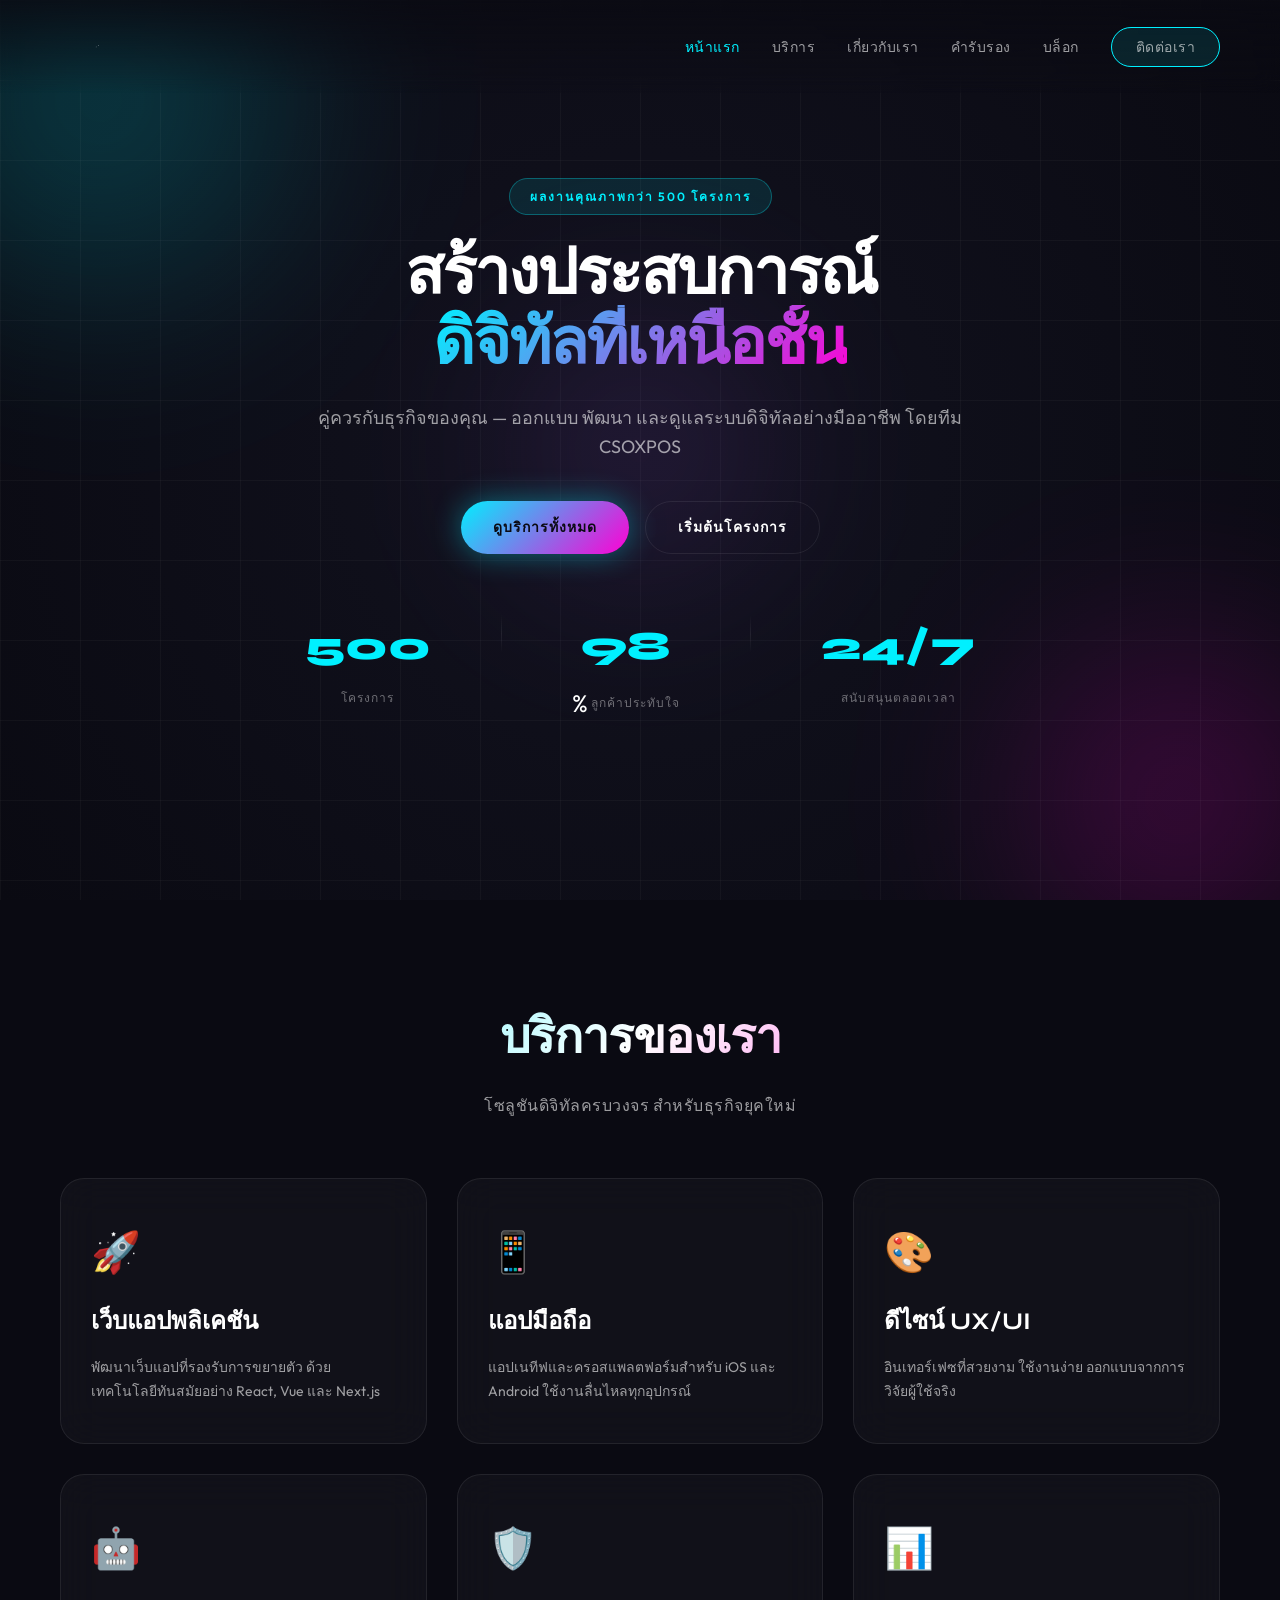
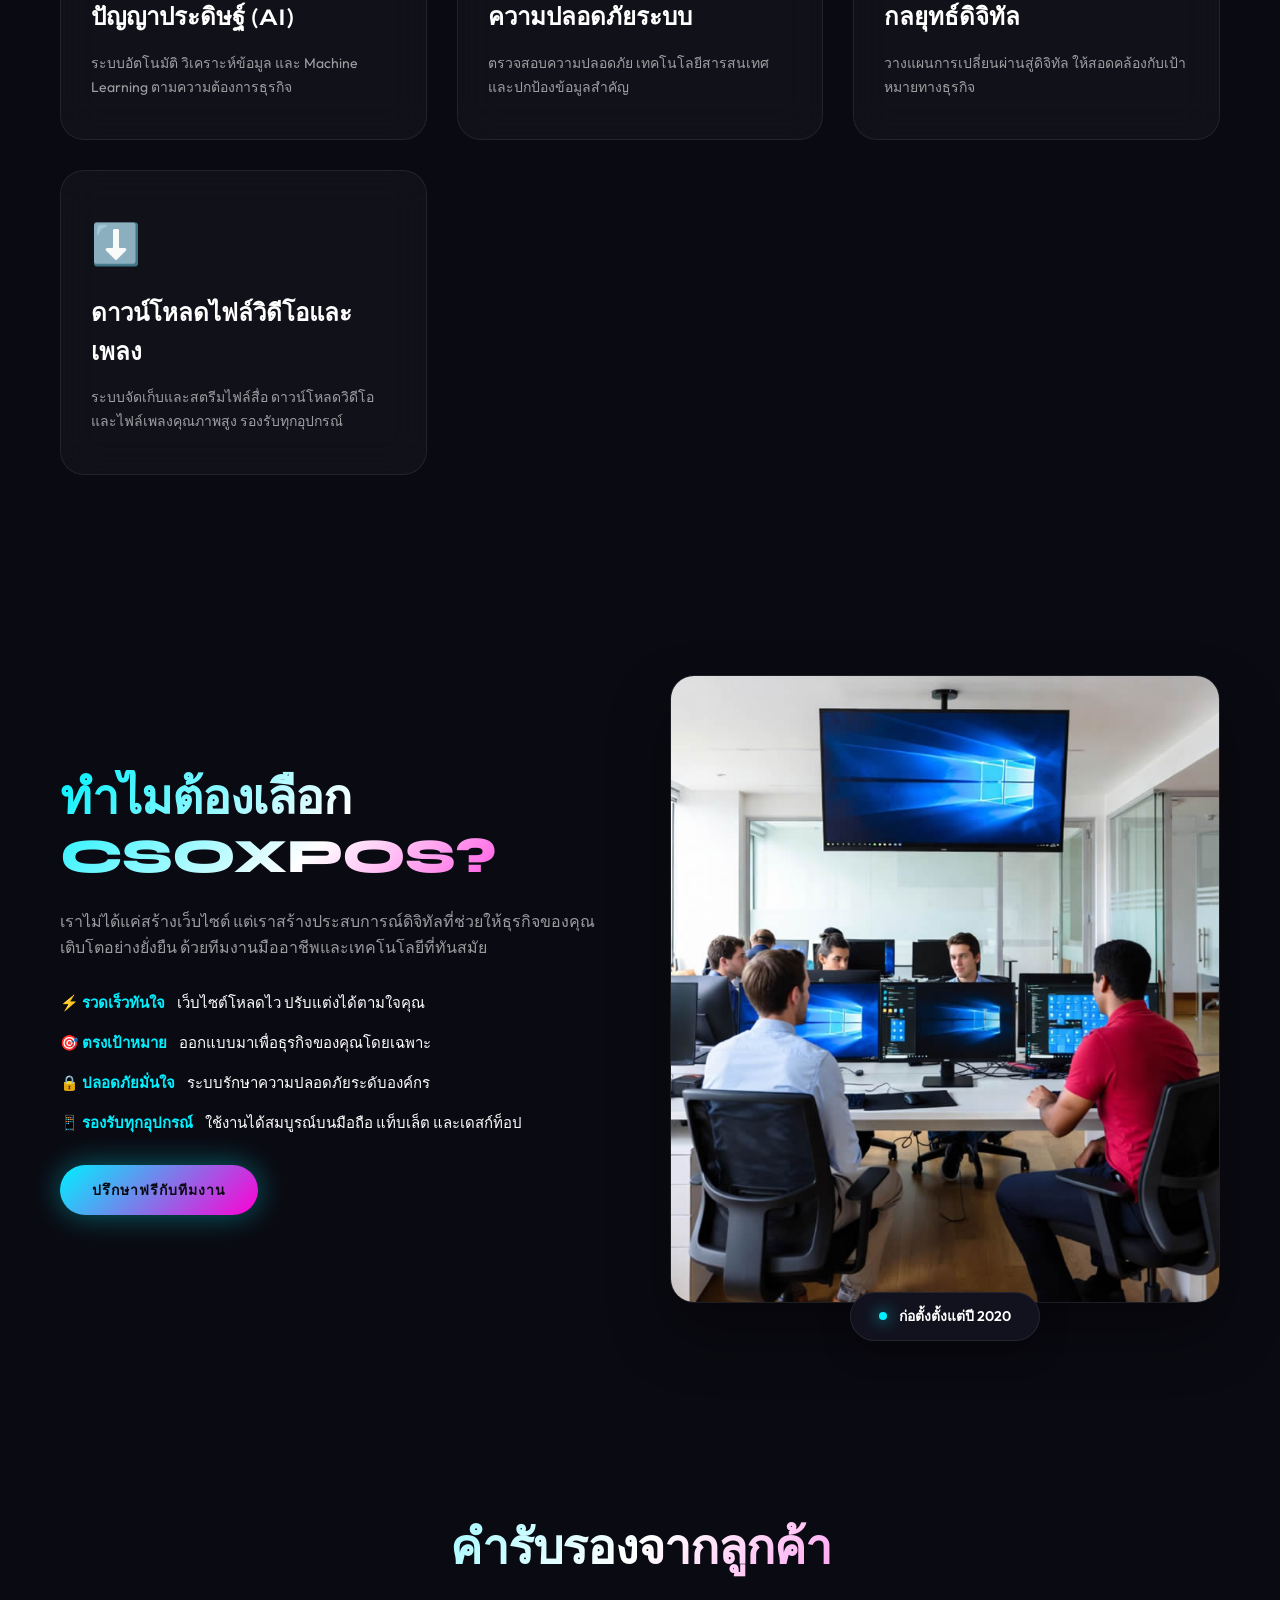
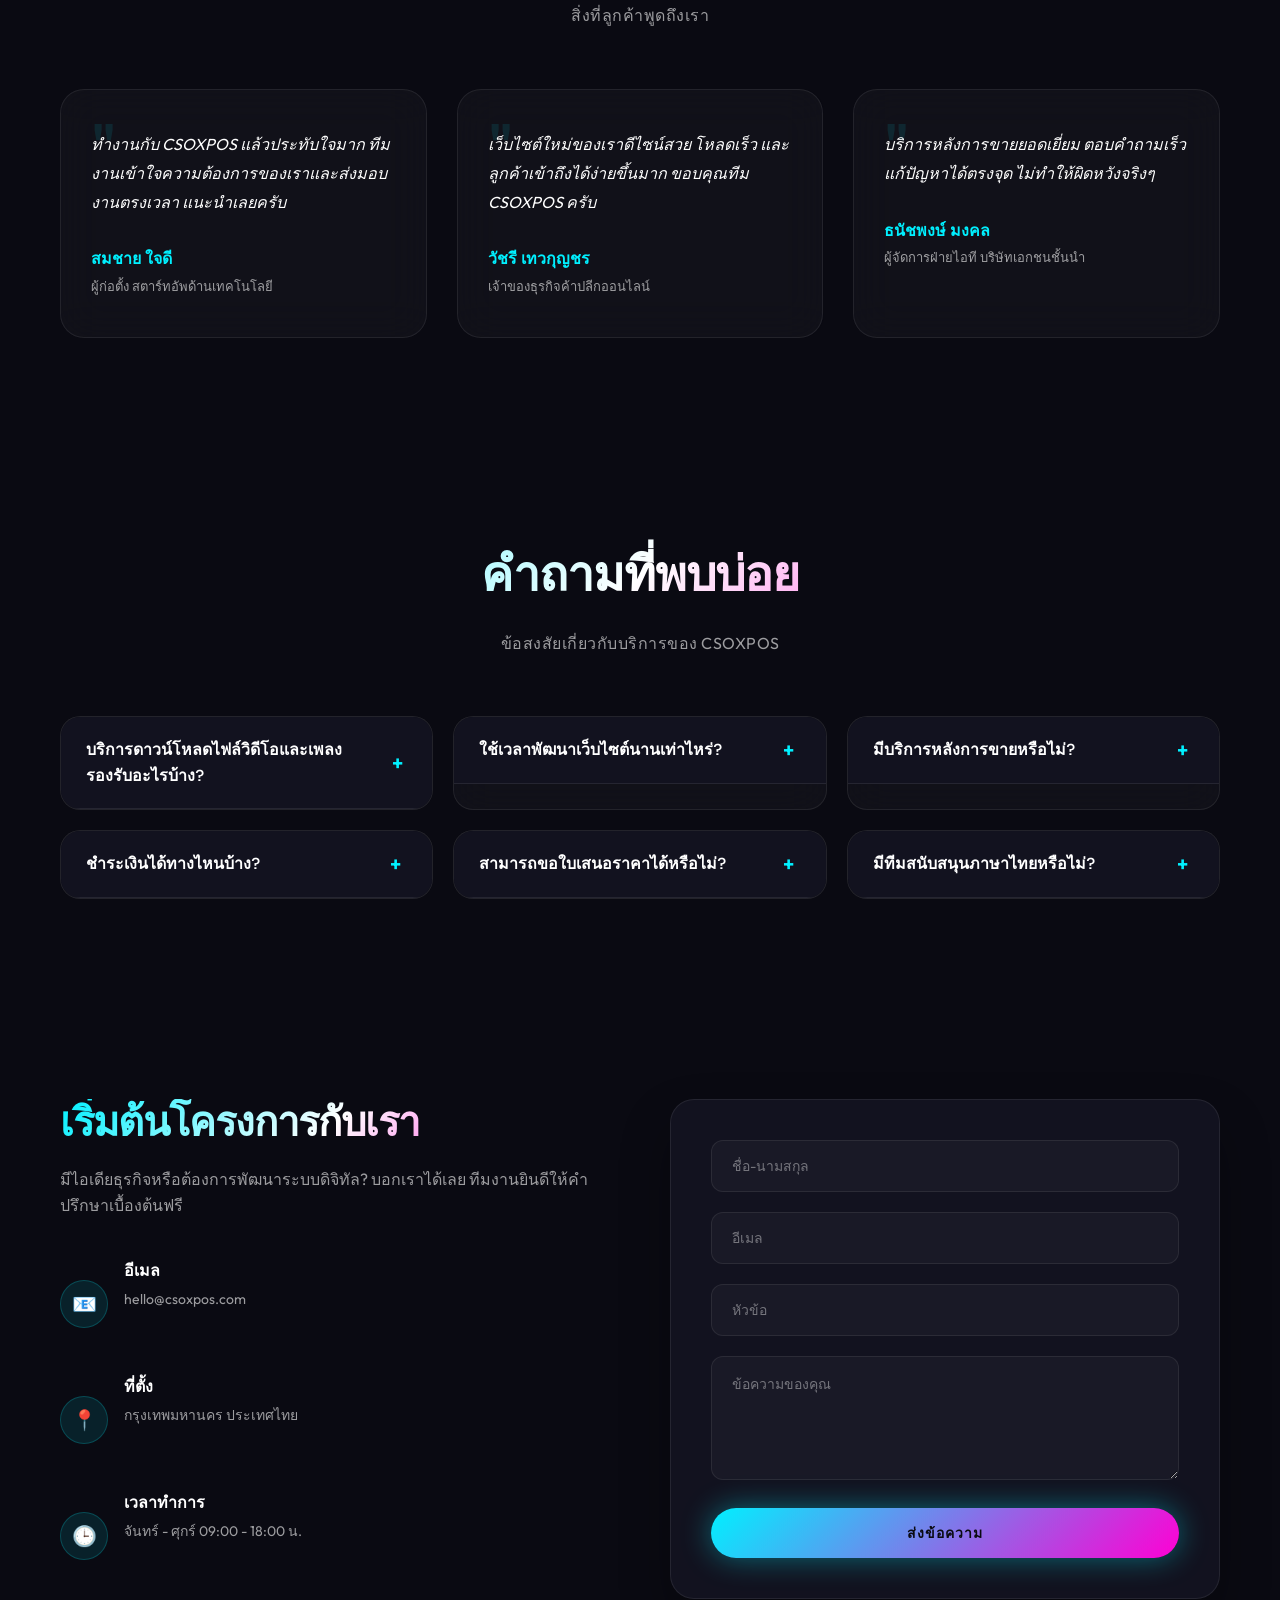
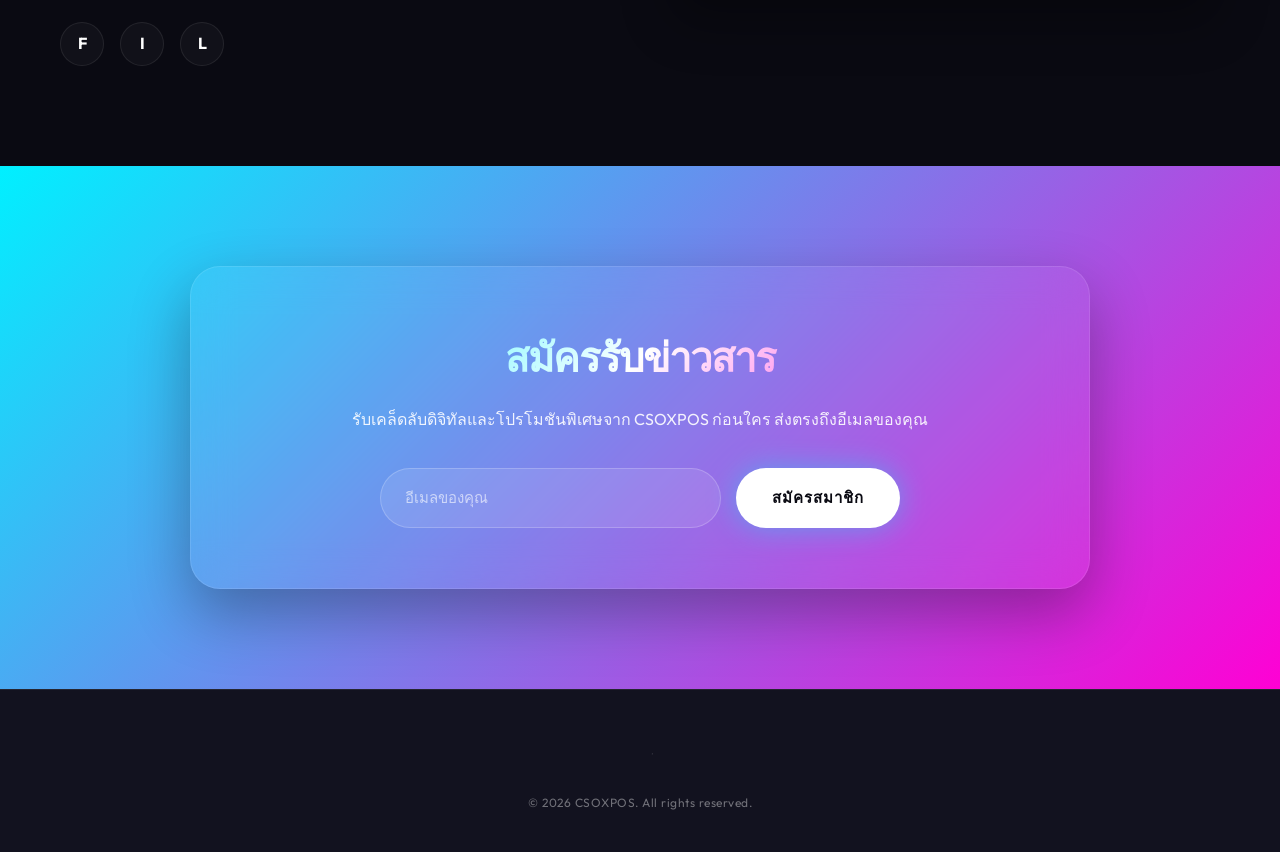
<file: index.html>
<!DOCTYPE html>
<html lang="th">
<head>
    <meta charset="UTF-8">
    <meta name="viewport" content="width=device-width, initial-scale=1.0">
    <title>CSOXPOS - Digital Excellence</title>
    <link rel="preconnect" href="https://fonts.googleapis.com">
    <link rel="preconnect" href="https://fonts.gstatic.com" crossorigin>
    <link href="https://fonts.googleapis.com/css2?family=Outfit:wght@300;400;500;600;700&family=Syne:wght@400;500;600;700;800&display=swap" rel="stylesheet">
    <link rel="stylesheet" href="templatemo-csoxpos.css">
</head>
<body>

    <!-- Navigation -->
    <nav class="navbar" id="navbar">
        <div class="container nav-container">
            <a href="#" class="logo">
                <img src="images/logo-csoxpos.svg" alt="CSOXPOS Logo">
            </a>
            <ul class="nav-links">
                <li><a href="#home">หน้าแรก</a></li>
                <li><a href="#services">บริการ</a></li>
                <li><a href="#about">เกี่ยวกับเรา</a></li>
                <li><a href="#testimonials">คำรับรอง</a></li>
                <li><a href="blog.html">บล็อก</a></li>
                <li><a href="#contact" class="nav-cta">ติดต่อเรา</a></li>
            </ul>
            <div class="menu-toggle" id="menuToggle">
                <span></span><span></span><span></span>
            </div>
        </div>
    </nav>

    <!-- Hero Section -->
    <section id="home" class="hero">
        <div class="hero-bg"></div>
        <div class="container hero-content">
            <span class="hero-badge">ผลงานคุณภาพกว่า 500 โครงการ</span>
            <h1>สร้างประสบการณ์<br><span>ดิจิทัลที่เหนือชั้น</span></h1>
            <p class="hero-subtitle">คู่ควรกับธุรกิจของคุณ — ออกแบบ พัฒนา และดูแลระบบดิจิทัลอย่างมืออาชีพ โดยทีม CSOXPOS</p>
            <div class="hero-actions">
                <a href="#services" class="btn btn-primary">ดูบริการทั้งหมด</a>
                <a href="#contact" class="btn btn-outline">เริ่มต้นโครงการ</a>
            </div>
            <div class="hero-stats">
                <div class="stat">
                    <span class="stat-value" data-target="500">0</span>
                    <span class="stat-label">โครงการ</span>
                </div>
                <div class="stat-divider"></div>
                <div class="stat">
                    <span class="stat-value" data-target="98">0</span><span class="stat-suffix">%</span>
                    <span class="stat-label">ลูกค้าประทับใจ</span>
                </div>
                <div class="stat-divider"></div>
                <div class="stat">
                    <span class="stat-value">24/7</span>
                    <span class="stat-label">สนับสนุนตลอดเวลา</span>
                </div>
            </div>
        </div>
        <div class="hero-visual">
            <div class="hero-orb orb-1"></div>
            <div class="hero-orb orb-2"></div>
            <div class="hero-orb orb-3"></div>
            <div class="hero-grid"></div>
        </div>
    </section>

    <!-- Services Section -->
    <section id="services" class="services section-padding">
        <div class="container">
            <div class="section-header text-center">
                <h2 class="section-title">บริการของเรา</h2>
                <p class="section-subtitle">โซลูชันดิจิทัลครบวงจร สำหรับธุรกิจยุคใหม่</p>
            </div>
            <div class="services-grid">
                <article class="service-card">
                    <div class="service-icon">🚀</div>
                    <h3>เว็บแอปพลิเคชัน</h3>
                    <p>พัฒนาเว็บแอปที่รองรับการขยายตัว ด้วยเทคโนโลยีทันสมัยอย่าง React, Vue และ Next.js</p>
                </article>
                <article class="service-card">
                    <div class="service-icon">📱</div>
                    <h3>แอปมือถือ</h3>
                    <p>แอปเนทีฟและครอสแพลตฟอร์มสำหรับ iOS และ Android ใช้งานลื่นไหลทุกอุปกรณ์</p>
                </article>
                <article class="service-card">
                    <div class="service-icon">🎨</div>
                    <h3>ดีไซน์ UX/UI</h3>
                    <p>อินเทอร์เฟซที่สวยงาม ใช้งานง่าย ออกแบบจากการวิจัยผู้ใช้จริง</p>
                </article>
                <article class="service-card">
                    <div class="service-icon">🤖</div>
                    <h3>ปัญญาประดิษฐ์ (AI)</h3>
                    <p>ระบบอัตโนมัติ วิเคราะห์ข้อมูล และ Machine Learning ตามความต้องการธุรกิจ</p>
                </article>
                <article class="service-card">
                    <div class="service-icon">🛡️</div>
                    <h3>ความปลอดภัยระบบ</h3>
                    <p>ตรวจสอบความปลอดภัย เทคโนโลยีสารสนเทศ และปกป้องข้อมูลสำคัญ</p>
                </article>
                <article class="service-card">
                    <div class="service-icon">📊</div>
                    <h3>กลยุทธ์ดิจิทัล</h3>
                    <p>วางแผนการเปลี่ยนผ่านสู่ดิจิทัล ให้สอดคล้องกับเป้าหมายทางธุรกิจ</p>
                </article>
                <article class="service-card">
                    <div class="service-icon">⬇️</div>
                    <h3>ดาวน์โหลดไฟล์วิดีโอและเพลง</h3>
                    <p>ระบบจัดเก็บและสตรีมไฟล์สื่อ ดาวน์โหลดวิดีโอและไฟล์เพลงคุณภาพสูง รองรับทุกอุปกรณ์</p>
                </article>
            </div>
        </div>
    </section>

    <!-- About Section -->
    <section id="about" class="about section-padding bg-dark">
        <div class="container about-grid">
            <div class="about-content">
                <h2 class="section-title">ทำไมต้องเลือก CSOXPOS?</h2>
                <p>เราไม่ได้แค่สร้างเว็บไซต์ แต่เราสร้างประสบการณ์ดิจิทัลที่ช่วยให้ธุรกิจของคุณเติบโตอย่างยั่งยืน ด้วยทีมงานมืออาชีพและเทคโนโลยีที่ทันสมัย</p>
                <ul class="feature-list">
                    <li><strong>⚡ รวดเร็วทันใจ</strong> เว็บไซต์โหลดไว ปรับแต่งได้ตามใจคุณ</li>
                    <li><strong>🎯 ตรงเป้าหมาย</strong> ออกแบบมาเพื่อธุรกิจของคุณโดยเฉพาะ</li>
                    <li><strong>🔒 ปลอดภัยมั่นใจ</strong> ระบบรักษาความปลอดภัยระดับองค์กร</li>
                    <li><strong>📱 รองรับทุกอุปกรณ์</strong> ใช้งานได้สมบูรณ์บนมือถือ แท็บเล็ต และเดสก์ท็อป</li>
                </ul>
                <a href="#contact" class="btn btn-primary">ปรึกษาฟรีกับทีมงาน</a>
            </div>
            <div class="about-visual">
                <img src="images/about-our-team.jpg" alt="ทีมงาน CSOXPOS">
                <div class="about-badge">
                    <span class="badge-dot"></span>
                    <span>ก่อตั้งตั้งแต่ปี 2020</span>
                </div>
            </div>
        </div>
    </section>

    <!-- Testimonials Section -->
    <section id="testimonials" class="testimonials section-padding">
        <div class="container">
            <div class="section-header text-center">
                <h2 class="section-title">คำรับรองจากลูกค้า</h2>
                <p class="section-subtitle">สิ่งที่ลูกค้าพูดถึงเรา</p>
            </div>
            <div class="testimonials-grid">
                <div class="testimonial-card">
                    <div class="quote-icon">"</div>
                    <p class="testimonial-text">ทำงานกับ CSOXPOS แล้วประทับใจมาก ทีมงานเข้าใจความต้องการของเราและส่งมอบงานตรงเวลา แนะนำเลยครับ</p>
                    <div class="testimonial-author">
                        <div class="author-info">
                            <h5>สมชาย ใจดี</h5>
                            <p>ผู้ก่อตั้ง สตาร์ทอัพด้านเทคโนโลยี</p>
                        </div>
                    </div>
                </div>
                <div class="testimonial-card">
                    <div class="quote-icon">"</div>
                    <p class="testimonial-text">เว็บไซต์ใหม่ของเราดีไซน์สวย โหลดเร็ว และลูกค้าเข้าถึงได้ง่ายขึ้นมาก ขอบคุณทีม CSOXPOS ครับ</p>
                    <div class="testimonial-author">
                        <div class="author-info">
                            <h5>วัชรี เทวกุญชร</h5>
                            <p>เจ้าของธุรกิจค้าปลีกออนไลน์</p>
                        </div>
                    </div>
                </div>
                <div class="testimonial-card">
                    <div class="quote-icon">"</div>
                    <p class="testimonial-text">บริการหลังการขายยอดเยี่ยม ตอบคำถามเร็ว แก้ปัญหาได้ตรงจุด ไม่ทำให้ผิดหวังจริงๆ</p>
                    <div class="testimonial-author">
                        <div class="author-info">
                            <h5>ธนัชพงษ์ มงคล</h5>
                            <p>ผู้จัดการฝ่ายไอที บริษัทเอกชนชั้นนำ</p>
                        </div>
                    </div>
                </div>
            </div>
        </div>
    </section>

    <!-- FAQ Section -->
    <section id="faq" class="faq section-padding bg-dark">
        <div class="container">
            <div class="section-header text-center">
                <h2 class="section-title">คำถามที่พบบ่อย</h2>
                <p class="section-subtitle">ข้อสงสัยเกี่ยวกับบริการของ CSOXPOS</p>
            </div>
            <div class="faq-grid">
                <div class="faq-item">
                    <div class="faq-question" onclick="toggleFaq(this)">
                        <span>บริการดาวน์โหลดไฟล์วิดีโอและเพลง รองรับอะไรบ้าง?</span>
                        <span class="faq-toggle">+</span>
                    </div>
                    <div class="faq-answer">
                        <p>เรารองรับการดาวน์โหลดไฟล์วิดีโอและไฟล์เพลงในทุกฟอร์แมตยอดนิยม เช่น MP4, AVI, MOV, MP3, WAV, FLAC รวมถึงสามารถปรับคุณภาพไฟล์ให้เหมาะสมกับอุปกรณ์ของคุณได้ทั้งมือถือ แท็บเล็ต และคอมพิวเตอร์</p>
                    </div>
                </div>
                <div class="faq-item">
                    <div class="faq-question" onclick="toggleFaq(this)">
                        <span>ใช้เวลาพัฒนาเว็บไซต์นานเท่าไหร่?</span>
                        <span class="faq-toggle">+</span>
                    </div>
                    <div class="faq-answer">
                        <p>ขึ้นอยู่กับขนาดและความซับซ้อนของโครงการ โดยทั่วไปเว็บไซต์ขนาดเล็กใช้เวลาประมาณ 2-4 สัปดาห์ ส่วนเว็บไซต์ขนาดกลางถึงใหญ่อาจใช้เวลา 1-3 เดือน ทีมงานจะแจ้งกรอบเวลาที่ชัดเจนก่อนเริ่มโครงการทุกครั้ง</p>
                    </div>
                </div>
                <div class="faq-item">
                    <div class="faq-question" onclick="toggleFaq(this)">
                        <span>มีบริการหลังการขายหรือไม่?</span>
                        <span class="faq-toggle">+</span>
                    </div>
                    <div class="faq-answer">
                        <p>มีครับ เรามีบริการดูแลและบำรุงรักษาระบบหลังการขาย ทั้งการอัปเดตความปลอดภัย การสำรองข้อมูล และแก้ไขปัญหาเร่งด่วนตลอด 24 ชั่วโมง ตามแพ็กเกจที่คุณเลือก</p>
                    </div>
                </div>
                <div class="faq-item">
                    <div class="faq-question" onclick="toggleFaq(this)">
                        <span>ชำระเงินได้ทางไหนบ้าง?</span>
                        <span class="faq-toggle">+</span>
                    </div>
                    <div class="faq-answer">
                        <p>เรารองรับการชำระเงินผ่านธนาคารออนไลน์, พร้อมเพย์, บัตรเครดิต และชำระผ่านเคาน์เตอร์เซอร์วิส สามารถตกลงเงื่อนไขการชำระเงินกับทีมงานได้ก่อนเริ่มโครงการ</p>
                    </div>
                </div>
                <div class="faq-item">
                    <div class="faq-question" onclick="toggleFaq(this)">
                        <span>สามารถขอใบเสนอราคาได้หรือไม่?</span>
                        <span class="faq-toggle">+</span>
                    </div>
                    <div class="faq-answer">
                        <p>ได้ครับ แค่กรอกข้อความในฟอร์มติดต่อ หรือแชทมาที่ไลน์ของเรา ทีมงานจะจัดทำใบเสนอราคาตามความต้องการของคุณภายใน 24 ชั่วโมงโดยไม่มีค่าใช้จ่าย</p>
                    </div>
                </div>
                <div class="faq-item">
                    <div class="faq-question" onclick="toggleFaq(this)">
                        <span>มีทีมสนับสนุนภาษาไทยหรือไม่?</span>
                        <span class="faq-toggle">+</span>
                    </div>
                    <div class="faq-answer">
                        <p>มีครับ ทีมงาน CSOXPOS ทุกคนเป็นคนไทย สื่อสารภาษาไทยได้อย่างคล่องแคล่ว และให้คำปรึกษาเป็นภาษาไทยเต็มรูปแบบ</p>
                    </div>
                </div>
            </div>
        </div>
    </section>

    <!-- Contact Section -->
    <section id="contact" class="contact section-padding">
        <div class="container contact-grid">
            <div class="contact-info">
                <h2 class="section-title">เริ่มต้นโครงการกับเรา</h2>
                <p>มีไอเดียธุรกิจหรือต้องการพัฒนาระบบดิจิทัล? บอกเราได้เลย ทีมงานยินดีให้คำปรึกษาเบื้องต้นฟรี</p>
                <div class="contact-details">
                    <div class="contact-item">
                        <div class="contact-icon">📧</div>
                        <div>
                            <h4>อีเมล</h4>
                            <p>hello@csoxpos.com</p>
                        </div>
                    </div>
                    <div class="contact-item">
                        <div class="contact-icon">📍</div>
                        <div>
                            <h4>ที่ตั้ง</h4>
                            <p>กรุงเทพมหานคร ประเทศไทย</p>
                        </div>
                    </div>
                    <div class="contact-item">
                        <div class="contact-icon">🕒</div>
                        <div>
                            <h4>เวลาทำการ</h4>
                            <p>จันทร์ - ศุกร์ 09:00 - 18:00 น.</p>
                        </div>
                    </div>
                </div>
                <div class="social-links">
                    <a href="#" aria-label="Facebook"><span>F</span></a>
                    <a href="#" aria-label="Instagram"><span>I</span></a>
                    <a href="#" aria-label="LinkedIn"><span>L</span></a>
                </div>
            </div>
            <div class="contact-form-wrap">
                <form class="contact-form" action="https://formspree.io/f/xyewwnrp" method="POST">
                    <div class="form-group">
                        <input type="text" name="name" placeholder="ชื่อ-นามสกุล" required>
                    </div>
                    <div class="form-group">
                        <input type="email" name="email" placeholder="อีเมล" required>
                    </div>
                    <div class="form-group">
                        <input type="text" name="subject" placeholder="หัวข้อ">
                    </div>
                    <div class="form-group">
                        <textarea name="message" rows="5" placeholder="ข้อความของคุณ" required></textarea>
                    </div>
                    <button type="submit" class="btn btn-primary btn-block">ส่งข้อความ</button>
                </form>
            </div>
        </div>
    </section>

    <!-- Newsletter Section -->
    <section id="newsletter" class="newsletter section-padding">
        <div class="container newsletter-wrap">
            <div class="newsletter-content">
                <h2 class="section-title">สมัครรับข่าวสาร</h2>
                <p>รับเคล็ดลับดิจิทัลและโปรโมชันพิเศษจาก CSOXPOS ก่อนใคร ส่งตรงถึงอีเมลของคุณ</p>
            </div>
            <form class="newsletter-form" action="https://formspree.io/f/xyewwnrp" method="POST">
                <input type="hidden" name="subject" value="Newsletter Subscription - CSOXPOS">
                <input type="email" name="email" placeholder="อีเมลของคุณ" required>
                <button type="submit" class="btn btn-primary">สมัครสมาชิก</button>
            </form>
        </div>
    </section>

    <!-- Footer -->
    <footer class="footer">
        <div class="container footer-content">
            <div class="footer-logo">
                <img src="images/logo-csoxpos.svg" alt="CSOXPOS">
            </div>
            <p class="copyright">© 2026 CSOXPOS. All rights reserved.</p>
        </div>
    </footer>

    <!-- Back to Top Button -->
    <button id="backToTop" class="back-to-top" title="กลับขึ้นด้านบน">
        <span>↑</span>
    </button>

    <script src="templatemo-csoxpos-scripts.js"></script>
</body>
</html>
</file>
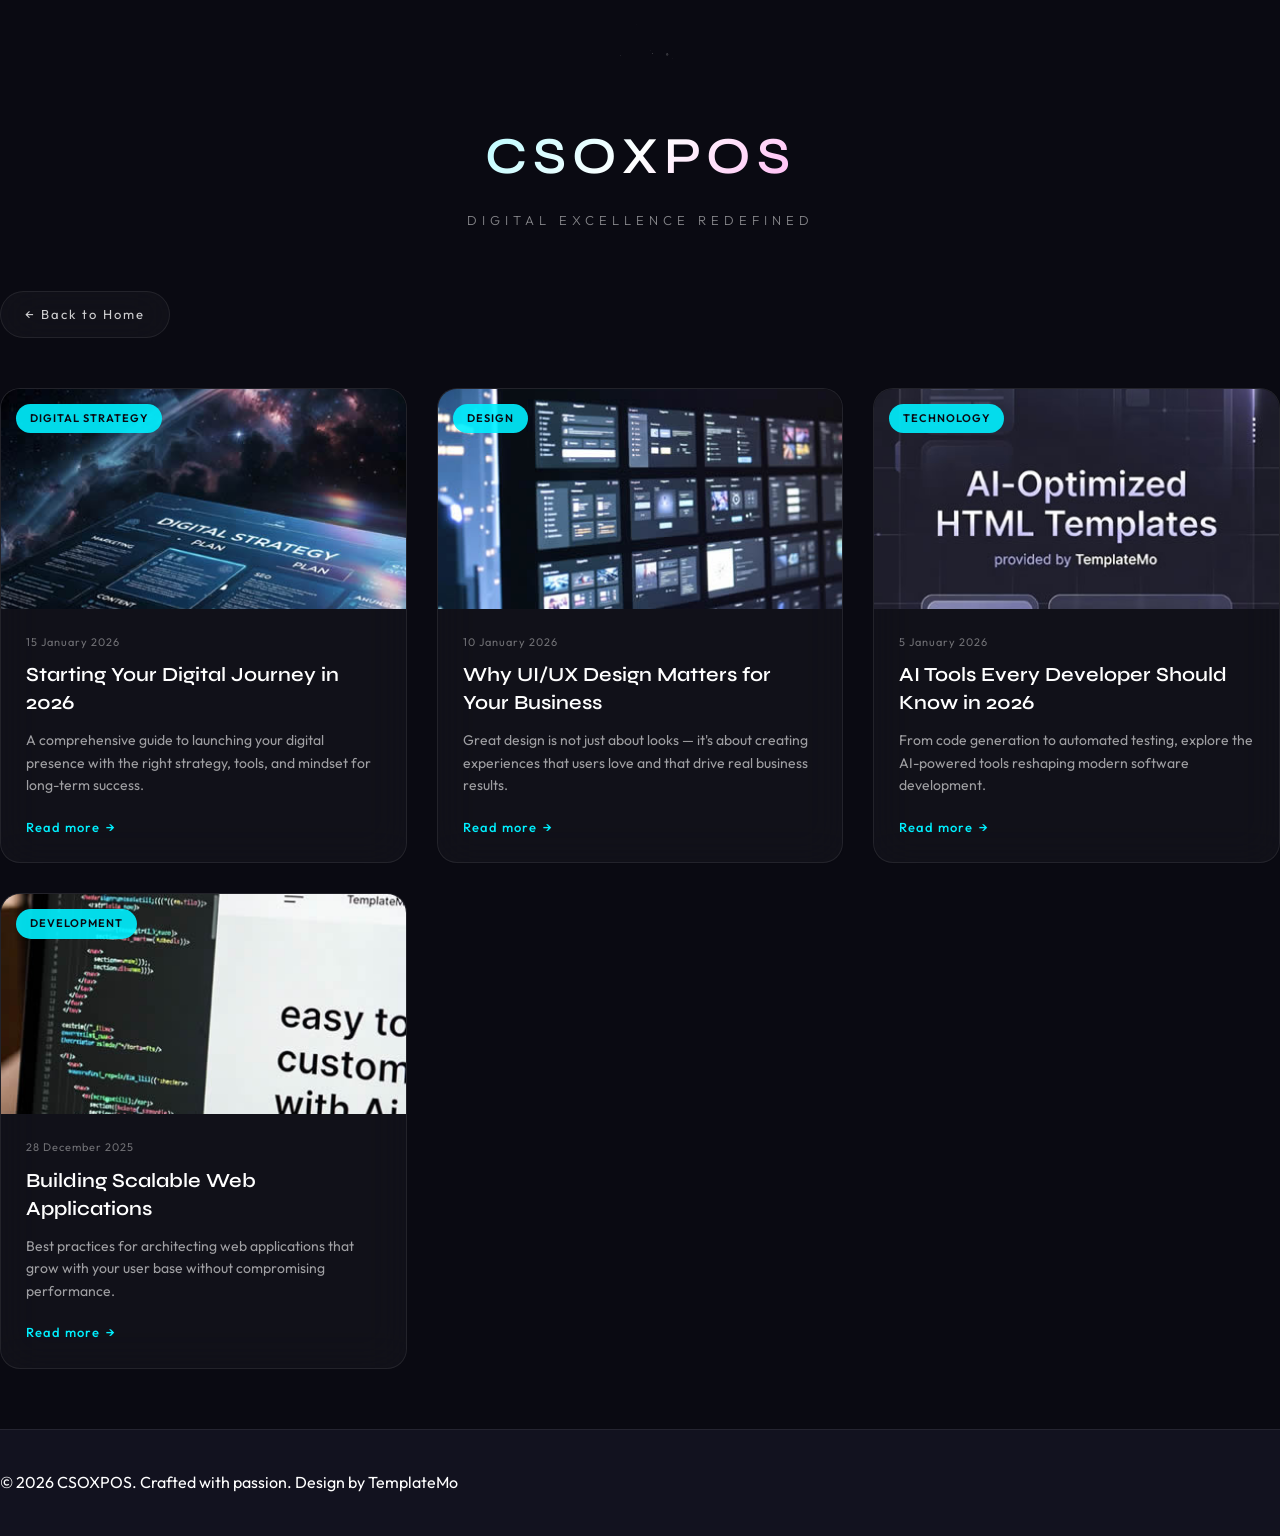
<file: blog.html>
<!DOCTYPE html>
<html lang="en">
<head>
    <meta charset="UTF-8">
    <meta name="viewport" content="width=device-width, initial-scale=1.0">
    <title>Blog - CSOXPOS</title>
    <link rel="preconnect" href="https://fonts.googleapis.com">
    <link rel="preconnect" href="https://fonts.gstatic.com" crossorigin>
    <link href="https://fonts.googleapis.com/css2?family=Outfit:wght@200;300;400;500;600&family=Syne:wght@400;500;600;700&display=swap" rel="stylesheet">
    <link rel="stylesheet" href="templatemo-csoxpos.css">
    <style>
        /* Blog specific styles */
        .blog-header {
            text-align: center;
            margin-bottom: 60px;
            opacity: 0;
            animation: fadeUp 0.8s ease-out 1s forwards;
        }
        .blog-header .logo {
            width: 90px;
            height: 90px;
            margin: 0 auto 25px;
        }
        .blog-header img {
            width: 100%;
            height: 100%;
            object-fit: contain;
            filter: drop-shadow(0 0 20px var(--glow-cyan));
        }
        .blog-header h1 {
            font-family: 'Syne', sans-serif;
            font-size: 52px;
            font-weight: 600;
            letter-spacing: 6px;
            margin-bottom: 12px;
            background: linear-gradient(135deg, var(--primary) 0%, #ffffff 50%, var(--secondary) 100%);
            -webkit-background-clip: text;
            -webkit-text-fill-color: transparent;
            background-clip: text;
            text-transform: uppercase;
        }
        .blog-header p.tagline {
            font-size: 13px;
            letter-spacing: 5px;
            color: rgba(255, 255, 255, 0.5);
            text-transform: uppercase;
            font-weight: 300;
        }
        .back-home {
            display: inline-flex;
            align-items: center;
            gap: 8px;
            padding: 12px 24px;
            background: var(--glass-bg);
            backdrop-filter: blur(20px);
            border: 1px solid var(--glass-border);
            border-radius: 50px;
            color: rgba(255, 255, 255, 0.8);
            font-family: 'Outfit', sans-serif;
            font-size: 13px;
            letter-spacing: 2px;
            text-decoration: none;
            margin-bottom: 50px;
            transition: all 0.3s ease;
        }
        .back-home:hover {
            background: rgba(0, 240, 255, 0.1);
            border-color: var(--primary);
            color: var(--primary);
            box-shadow: 0 0 20px var(--glow-cyan);
        }
        .blog-grid {
            display: grid;
            grid-template-columns: repeat(3, 1fr);
            gap: 30px;
            margin-bottom: 60px;
        }
        .blog-card {
            background: var(--glass-bg);
            backdrop-filter: blur(20px);
            border: 1px solid var(--glass-border);
            border-radius: 20px;
            overflow: hidden;
            transition: all 0.4s ease;
            display: flex;
            flex-direction: column;
        }
        .blog-card:hover {
            transform: translateY(-8px);
            border-color: rgba(0, 240, 255, 0.2);
            box-shadow: 0 25px 50px rgba(0, 0, 0, 0.3);
        }
        .blog-card-image {
            height: 220px;
            overflow: hidden;
            position: relative;
        }
        .blog-card-image img {
            width: 100%;
            height: 100%;
            object-fit: cover;
            transition: transform 0.5s ease;
        }
        .blog-card:hover .blog-card-image img {
            transform: scale(1.1);
        }
        .blog-card-category {
            position: absolute;
            top: 15px;
            left: 15px;
            padding: 6px 14px;
            background: rgba(0, 240, 255, 0.9);
            color: #0a0a12;
            font-family: 'Outfit', sans-serif;
            font-size: 11px;
            font-weight: 600;
            letter-spacing: 1px;
            text-transform: uppercase;
            border-radius: 50px;
            z-index: 2;
        }
        .blog-card-content {
            padding: 25px;
            flex: 1;
            display: flex;
            flex-direction: column;
        }
        .blog-card-date {
            font-size: 11px;
            color: rgba(255, 255, 255, 0.4);
            letter-spacing: 1px;
            margin-bottom: 10px;
            font-family: 'Outfit', sans-serif;
        }
        .blog-card h3 {
            font-family: 'Syne', sans-serif;
            font-size: 20px;
            font-weight: 600;
            color: #ffffff;
            margin-bottom: 12px;
            line-height: 1.4;
        }
        .blog-card p {
            font-size: 14px;
            color: rgba(255, 255, 255, 0.6);
            line-height: 1.6;
            margin-bottom: 20px;
            flex: 1;
        }
        .blog-card a.read-more {
            display: inline-flex;
            align-items: center;
            gap: 6px;
            color: var(--primary);
            font-family: 'Outfit', sans-serif;
            font-size: 13px;
            font-weight: 500;
            letter-spacing: 1px;
            text-decoration: none;
            transition: all 0.3s ease;
        }
        .blog-card a.read-more:hover {
            color: #ffffff;
            letter-spacing: 2px;
            text-shadow: 0 0 10px rgba(0, 240, 255, 0.5);
        }
        .no-posts {
            text-align: center;
            padding: 80px 20px;
        }
        .no-posts h2 {
            font-family: 'Syne', sans-serif;
            font-size: 32px;
            color: rgba(255, 255, 255, 0.5);
            margin-bottom: 20px;
        }
        @media (max-width: 992px) {
            .blog-grid {
                grid-template-columns: repeat(2, 1fr);
            }
        }
        @media (max-width: 640px) {
            .blog-grid {
                grid-template-columns: 1fr;
            }
            .blog-header h1 {
                font-size: 36px;
            }
        }
    </style>
</head>
<body>
    <!-- Header -->
    <header class="blog-header">
        <div class="logo">
            <img src="images/logo-csoxpos.svg" alt="CSOXPOS Logo">
        </div>
        <h1>CSOXPOS</h1>
        <p class="tagline">Digital Excellence Redefined</p>
    </header>

    <a href="index.html" class="back-home">← Back to Home</a>

    <!-- Blog Posts -->
    <main class="blog-grid">
        <!-- Post 1 -->
        <article class="blog-card">
            <div class="blog-card-image">
                <span class="blog-card-category">Digital Strategy</span>
                <img src="images/digital-strategy.jpg" alt="Blog Post 1">
            </div>
            <div class="blog-card-content">
                <span class="blog-card-date">15 January 2026</span>
                <h3>Starting Your Digital Journey in 2026</h3>
                <p>A comprehensive guide to launching your digital presence with the right strategy, tools, and mindset for long-term success.</p>
                <a href="#" class="read-more">Read more <span>→</span></a>
            </div>
        </article>

        <!-- Post 2 -->
        <article class="blog-card">
            <div class="blog-card-image">
                <span class="blog-card-category">Design</span>
                <img src="images/design-screen.jpg" alt="Blog Post 2">
            </div>
            <div class="blog-card-content">
                <span class="blog-card-date">10 January 2026</span>
                <h3>Why UI/UX Design Matters for Your Business</h3>
                <p>Great design is not just about looks — it's about creating experiences that users love and that drive real business results.</p>
                <a href="#" class="read-more">Read more <span>→</span></a>
            </div>
        </article>

        <!-- Post 3 -->
        <article class="blog-card">
            <div class="blog-card-image">
                <span class="blog-card-category">Technology</span>
                <img src="images/ai-optimized-templates.jpg" alt="Blog Post 3">
            </div>
            <div class="blog-card-content">
                <span class="blog-card-date">5 January 2026</span>
                <h3>AI Tools Every Developer Should Know in 2026</h3>
                <p>From code generation to automated testing, explore the AI-powered tools reshaping modern software development.</p>
                <a href="#" class="read-more">Read more <span>→</span></a>
            </div>
        </article>

        <!-- Post 4 -->
        <article class="blog-card">
            <div class="blog-card-image">
                <span class="blog-card-category">Development</span>
                <img src="images/coding-screen.jpg" alt="Blog Post 4">
            </div>
            <div class="blog-card-content">
                <span class="blog-card-date">28 December 2025</span>
                <h3>Building Scalable Web Applications</h3>
                <p>Best practices for architecting web applications that grow with your user base without compromising performance.</p>
                <a href="#" class="read-more">Read more <span>→</span></a>
            </div>
        </article>
    </main>

    <!-- Footer -->
    <footer class="footer" style="margin-top: auto;">
        <p>© 2026 CSOXPOS. Crafted with passion. Design by <a href="https://templatemo.com" target="_blank">TemplateMo</a></p>
    </footer>
</body>
</html>
</file>
<file: templatemo-csoxpos.css>
@charset "utf-8";
/* CSS Document 

TemplateMo 603 CSOXPOS

https://templatemo.com/tm-603-csoxpos

*/

* {
	margin: 0;
	padding: 0;
	box-sizing: border-box;
}

:root {
	--primary: #00f0ff;
	--secondary: #ff00d4;
	--accent: #9d4edd;
	--dark-1: #0a0a12;
	--dark-2: #12121f;
	--dark-3: #1a1a2e;
	--glass-bg: rgba(255, 255, 255, 0.03);
	--glass-border: rgba(255, 255, 255, 0.08);
	--glow-cyan: rgba(0, 240, 255, 0.4);
	--glow-magenta: rgba(255, 0, 212, 0.4);
	--text-main: #ffffff;
	--text-dim: rgba(255, 255, 255, 0.6);
	--text-muted: rgba(255, 255, 255, 0.4);
	--transition: all 0.4s cubic-bezier(0.175, 0.885, 0.32, 1.275);
}

html {
	scroll-behavior: smooth;
}

body {
	font-family: 'Outfit', sans-serif;
	background: var(--dark-1);
	color: var(--text-main);
	overflow-x: hidden;
	min-height: 100vh;
	line-height: 1.6;
}

a {
	text-decoration: none;
	color: inherit;
}

.container {
	max-width: 1200px;
	margin: 0 auto;
	padding: 0 20px;
}

.section-padding {
	padding: 100px 0;
}

.text-center {
	text-align: center;
}

.btn {
	display: inline-flex;
	align-items: center;
	justify-content: center;
	padding: 14px 32px;
	border-radius: 50px;
	font-family: 'Outfit', sans-serif;
	font-size: 14px;
	font-weight: 600;
	letter-spacing: 1px;
	cursor: pointer;
	transition: var(--transition);
	border: none;
}

.btn-primary {
	background: linear-gradient(135deg, var(--primary) 0%, var(--secondary) 100%);
	color: #0a0a12;
	box-shadow: 0 0 30px var(--glow-cyan);
}

.btn-primary:hover {
	transform: translateY(-3px);
	box-shadow: 0 0 40px var(--glow-magenta);
}

.btn-outline {
	background: transparent;
	border: 1px solid var(--glass-border);
	color: var(--text-main);
	backdrop-filter: blur(10px);
}

.btn-outline:hover {
	background: rgba(255, 255, 255, 0.05);
	border-color: var(--primary);
	color: var(--primary);
}

.btn-block {
	width: 100%;
}

.section-header {
	margin-bottom: 60px;
}

.section-title {
	font-family: 'Syne', sans-serif;
	font-size: 48px;
	font-weight: 800;
	letter-spacing: -1px;
	margin-bottom: 16px;
	background: linear-gradient(135deg, var(--primary) 0%, #ffffff 50%, var(--secondary) 100%);
	-webkit-background-clip: text;
	-webkit-text-fill-color: transparent;
	background-clip: text;
}

.section-subtitle {
	font-size: 16px;
	color: var(--text-dim);
	letter-spacing: 0.5px;
	max-width: 600px;
	margin: 0 auto;
}

/* ============ NAVIGATION ============ */
.navbar {
	position: fixed;
	top: 0;
	left: 0;
	width: 100%;
	z-index: 1000;
	padding: 20px 0;
	transition: var(--transition);
	background: linear-gradient(to bottom, rgba(10, 10, 18, 0.8), transparent);
	backdrop-filter: blur(10px);
}

.navbar.scrolled {
	background: var(--dark-1);
	box-shadow: 0 4px 20px rgba(0, 0, 0, 0.3);
	padding: 12px 0;
	border-bottom: 1px solid var(--glass-border);
}

.nav-container {
	display: flex;
	justify-content: space-between;
	align-items: center;
}

.logo img {
	width: 45px;
	height: 45px;
	object-fit: contain;
	filter: drop-shadow(0 0 15px var(--glow-cyan));
	transition: var(--transition);
}

.logo img:hover {
	filter: drop-shadow(0 0 25px var(--primary));
}

.nav-links {
	display: flex;
	list-style: none;
	gap: 32px;
	align-items: center;
}

.nav-links li a {
	font-family: 'Outfit', sans-serif;
	font-size: 14px;
	font-weight: 500;
	letter-spacing: 0.5px;
	color: var(--text-dim);
	transition: var(--transition);
	position: relative;
}

.nav-links li a:hover,
.nav-links li a.active {
	color: var(--primary);
}

.nav-cta {
	background: rgba(0, 240, 255, 0.1);
	color: var(--primary);
	padding: 10px 24px;
	border-radius: 50px;
	border: 1px solid var(--primary);
}

.nav-cta:hover {
	background: var(--primary);
	color: #0a0a12;
	box-shadow: 0 0 20px var(--glow-cyan);
}

.menu-toggle {
	display: none;
	flex-direction: column;
	gap: 5px;
	cursor: pointer;
}

.menu-toggle span {
	width: 25px;
	height: 2px;
	background: var(--text-main);
	border-radius: 2px;
	transition: var(--transition);
}

/* ============ HERO SECTION ============ */
.hero {
	position: relative;
	min-height: 100vh;
	display: flex;
	align-items: center;
	justify-content: center;
	overflow: hidden;
	background: var(--dark-1);
}

.hero-bg {
	position: absolute;
	inset: 0;
	background: radial-gradient(circle at 50% 50%, var(--dark-2) 0%, var(--dark-1) 100%);
	z-index: 1;
}

.hero-content {
	position: relative;
	z-index: 3;
	text-align: center;
	max-width: 900px;
	padding: 0 20px;
	animation: fadeUp 1s ease-out forwards;
}

.hero-badge {
	display: inline-block;
	padding: 8px 20px;
	background: rgba(0, 240, 255, 0.1);
	border: 1px solid rgba(0, 240, 255, 0.3);
	border-radius: 50px;
	font-size: 12px;
	font-weight: 600;
	letter-spacing: 2px;
	color: var(--primary);
	text-transform: uppercase;
	margin-bottom: 24px;
	animation: pulse 3s ease-in-out infinite;
}

.hero h1 {
	font-family: 'Syne', sans-serif;
	font-size: 64px;
	font-weight: 800;
	line-height: 1.1;
	letter-spacing: -2px;
	margin-bottom: 24px;
}

.hero h1 span {
	background: linear-gradient(135deg, var(--primary) 0%, var(--secondary) 100%);
	-webkit-background-clip: text;
	-webkit-text-fill-color: transparent;
	background-clip: text;
}

.hero-subtitle {
	font-size: 18px;
	color: var(--text-dim);
	margin-bottom: 40px;
	max-width: 700px;
	margin-left: auto;
	margin-right: auto;
}

.hero-actions {
	display: flex;
	gap: 16px;
	justify-content: center;
	margin-bottom: 60px;
	flex-wrap: wrap;
}

.hero-stats {
	display: flex;
	justify-content: center;
	gap: 60px;
	flex-wrap: wrap;
	opacity: 0;
	animation: fadeInUp 1.5s ease-out forwards;
}

.stat {
	text-align: center;
}

.stat-value {
	font-family: 'Syne', sans-serif;
	font-size: 40px;
	font-weight: 800;
	color: var(--primary);
	display: block;
	margin-bottom: 6px;
}

.stat-suffix {
	font-size: 24px;
	vertical-align: middle;
}

.stat-label {
	font-size: 12px;
	color: var(--text-muted);
	letter-spacing: 1px;
	text-transform: uppercase;
}

.stat-divider {
	width: 1px;
	height: 40px;
	background: linear-gradient(to bottom, transparent, var(--glass-border), transparent);
	margin: 0 10px;
}

.hero-visual {
	position: absolute;
	inset: 0;
	z-index: 2;
	pointer-events: none;
}

.hero-orb {
	position: absolute;
	border-radius: 50%;
	filter: blur(80px);
	opacity: 0.6;
	animation: float 20s ease-in-out infinite;
}

.hero-orb.orb-1 {
	width: 600px;
	height: 600px;
	background: radial-gradient(circle, var(--glow-cyan) 0%, transparent 70%);
	top: -200px;
	left: -200px;
	animation-delay: 0s;
}

.hero-orb.orb-2 {
	width: 500px;
	height: 500px;
	background: radial-gradient(circle, var(--glow-magenta) 0%, transparent 70%);
	bottom: -150px;
	right: -150px;
	animation-delay: -7s;
}

.hero-orb.orb-3 {
	width: 400px;
	height: 400px;
	background: radial-gradient(circle, rgba(157, 78, 221, 0.3) 0%, transparent 70%);
	top: 50%;
	left: 50%;
	transform: translate(-50%, -50%);
	animation-delay: -14s;
}

.hero-grid {
	position: absolute;
	inset: 0;
	background-image:
		linear-gradient(rgba(255, 255, 255, 0.03) 1px, transparent 1px),
		linear-gradient(90deg, rgba(255, 255, 255, 0.03) 1px, transparent 1px);
	background-size: 80px 80px;
	pointer-events: none;
}

/* ============ SERVICES SECTION ============ */
.services-grid {
	display: grid;
	grid-template-columns: repeat(auto-fit, minmax(300px, 1fr));
	gap: 30px;
}

.service-card {
	background: var(--glass-bg);
	border: 1px solid var(--glass-border);
	border-radius: 24px;
	padding: 40px 30px;
	transition: var(--transition);
	backdrop-filter: blur(20px);
	position: relative;
	overflow: hidden;
}

.service-card::before {
	content: '';
	position: absolute;
	top: 0;
	left: 0;
	width: 100%;
	height: 4px;
	background: linear-gradient(90deg, var(--primary), var(--secondary));
	transform: scaleX(0);
	transition: var(--transition);
	transform-origin: left;
}

.service-card:hover {
	transform: translateY(-10px);
	border-color: rgba(0, 240, 255, 0.2);
	background: rgba(255, 255, 255, 0.03);
	box-shadow: 0 25px 50px rgba(0, 0, 0, 0.3);
}

.service-card:hover::before {
	transform: scaleX(1);
}

.service-icon {
	font-size: 40px;
	margin-bottom: 20px;
	display: inline-block;
}

.service-card h3 {
	font-family: 'Syne', sans-serif;
	font-size: 24px;
	font-weight: 700;
	margin-bottom: 14px;
	color: var(--text-main);
}

.service-card p {
	color: var(--text-dim);
	font-size: 14px;
	line-height: 1.7;
}

/* ============ ABOUT SECTION ============ */
.about-grid {
	display: grid;
	grid-template-columns: 1fr 1fr;
	gap: 60px;
	align-items: center;
}

.about-content h2 {
	font-family: 'Syne', sans-serif;
	font-size: 48px;
	font-weight: 800;
	line-height: 1.2;
	margin-bottom: 24px;
	background: linear-gradient(135deg, var(--primary) 0%, #ffffff 50%, var(--secondary) 100%);
	-webkit-background-clip: text;
	-webkit-text-fill-color: transparent;
	background-clip: text;
}

.about-content p {
	color: var(--text-dim);
	font-size: 16px;
	margin-bottom: 30px;
}

.feature-list {
	list-style: none;
	margin-bottom: 30px;
}

.feature-list li {
	font-size: 15px;
	color: var(--text-main);
	margin-bottom: 16px;
	display: flex;
	align-items: center;
	gap: 12px;
}

.feature-list li strong {
	color: var(--primary);
}

.about-visual {
	position: relative;
}

.about-visual img {
	width: 100%;
	border-radius: 24px;
	box-shadow: 0 30px 60px rgba(0, 0, 0, 0.4);
	border: 1px solid var(--glass-border);
	transition: var(--transition);
}

.about-visual img:hover {
	transform: scale(1.02);
	box-shadow: 0 40px 80px rgba(0, 240, 255, 0.15);
}

.about-badge {
	position: absolute;
	bottom: -30px;
	left: 50%;
	transform: translateX(-50%);
	background: var(--dark-2);
	border: 1px solid var(--glass-border);
	border-radius: 50px;
	padding: 12px 28px;
	display: flex;
	align-items: center;
	gap: 12px;
	box-shadow: 0 10px 30px rgba(0, 0, 0, 0.3);
	z-index: 2;
}

.badge-dot {
	width: 8px;
	height: 8px;
	background: var(--primary);
	border-radius: 50%;
	box-shadow: 0 0 15px var(--primary);
	animation: pulse 2s infinite;
}

.about-badge span {
	font-size: 14px;
	color: var(--text-main);
	font-weight: 600;
}

/* ============ TESTIMONIALS SECTION ============ */
.testimonials-grid {
	display: grid;
	grid-template-columns: repeat(auto-fit, minmax(300px, 1fr));
	gap: 30px;
}

.testimonial-card {
	background: var(--glass-bg);
	border: 1px solid var(--glass-border);
	border-radius: 24px;
	padding: 40px 30px;
	transition: var(--transition);
	backdrop-filter: blur(20px);
	position: relative;
}

.testimonial-card:hover {
	transform: translateY(-5px);
	border-color: rgba(0, 240, 255, 0.2);
	box-shadow: 0 25px 50px rgba(0, 0, 0, 0.3);
}

.quote-icon {
	position: absolute;
	top: 20px;
	left: 30px;
	font-family: 'Syne', sans-serif;
	font-size: 80px;
	color: rgba(0, 240, 255, 0.1);
	line-height: 1;
	z-index: 1;
}

.testimonial-text {
	font-size: 16px;
	color: var(--text-main);
	line-height: 1.8;
	font-style: italic;
	margin-bottom: 30px;
	position: relative;
	z-index: 2;
}

.testimonial-author {
	display: flex;
	align-items: center;
	gap: 16px;
	position: relative;
	z-index: 2;
}

.author-info h5 {
	font-family: 'Syne', sans-serif;
	font-size: 16px;
	font-weight: 700;
	color: var(--primary);
	margin-bottom: 4px;
}

.author-info p {
	font-size: 13px;
	color: var(--text-dim);
}

/* ============ CONTACT SECTION ============ */
.contact-grid {
	display: grid;
	grid-template-columns: 1fr 1fr;
	gap: 60px;
	align-items: start;
}

.contact-info h2 {
	font-family: 'Syne', sans-serif;
	font-size: 40px;
	font-weight: 800;
	line-height: 1.2;
	margin-bottom: 20px;
	background: linear-gradient(135deg, var(--primary) 0%, #ffffff 50%, var(--secondary) 100%);
	-webkit-background-clip: text;
	-webkit-text-fill-color: transparent;
	background-clip: text;
}

.contact-info p {
	color: var(--text-dim);
	font-size: 16px;
	margin-bottom: 40px;
}

.contact-details {
	margin-bottom: 40px;
}

.contact-item {
	display: flex;
	align-items: center;
	gap: 16px;
	margin-bottom: 24px;
}

.contact-icon {
	width: 48px;
	height: 48px;
	background: rgba(0, 240, 255, 0.1);
	border: 1px solid rgba(0, 240, 255, 0.2);
	border-radius: 50%;
	display: flex;
	align-items: center;
	justify-content: center;
	font-size: 20px;
	color: var(--primary);
	flex-shrink: 0;
}

.contact-item h4 {
	font-family: 'Syne', sans-serif;
	font-size: 16px;
	font-weight: 700;
	color: var(--text-main);
	margin-bottom: 4px;
}

.contact-item p {
	font-size: 14px;
	color: var(--text-dim);
}

.social-links {
	display: flex;
	gap: 16px;
}

.social-links a {
	width: 44px;
	height: 44px;
	background: var(--glass-bg);
	border: 1px solid var(--glass-border);
	border-radius: 50%;
	display: flex;
	align-items: center;
	justify-content: center;
	color: var(--text-main);
	font-size: 16px;
	font-weight: 700;
	transition: var(--transition);
}

.social-links a:hover {
	background: var(--primary);
	color: #0a0a12;
	box-shadow: 0 0 20px var(--glow-cyan);
}

.contact-form-wrap {
	background: var(--dark-2);
	border: 1px solid var(--glass-border);
	border-radius: 24px;
	padding: 40px;
	backdrop-filter: blur(20px);
	box-shadow: 0 25px 50px rgba(0, 0, 0, 0.3);
}

.contact-form .form-group {
	margin-bottom: 20px;
}

.contact-form input,
.contact-form textarea {
	width: 100%;
	padding: 16px 20px;
	background: var(--glass-bg);
	border: 1px solid var(--glass-border);
	border-radius: 12px;
	color: var(--text-main);
	font-family: 'Outfit', sans-serif;
	font-size: 14px;
	transition: var(--transition);
}

.contact-form input::placeholder,
.contact-form textarea::placeholder {
	color: rgba(255, 255, 255, 0.4);
}

.contact-form input:focus,
.contact-form textarea:focus {
	outline: none;
	border-color: var(--primary);
	box-shadow: 0 0 20px var(--glow-cyan);
}

.contact-form textarea {
	resize: vertical;
	min-height: 120px;
}

/* ============ FOOTER ============ */
.footer {
	padding: 40px 0;
	border-top: 1px solid var(--glass-border);
	background: var(--dark-2);
}

.footer-content {
	display: flex;
	flex-direction: column;
	align-items: center;
	gap: 16px;
	text-align: center;
}

.footer-logo img {
	width: 40px;
	height: 40px;
	object-fit: contain;
	filter: drop-shadow(0 0 10px var(--glow-cyan));
}

.copyright {
	font-size: 12px;
	color: var(--text-muted);
	letter-spacing: 0.5px;
}

/* ============ RESPONSIVE ============ */
@media (max-width: 992px) {
	.nav-links {
		display: none;
	}

	.menu-toggle {
		display: flex;
	}

	.about-grid,
	.contact-grid {
		grid-template-columns: 1fr;
		gap: 40px;
	}

	.about-content h2,
	.contact-info h2 {
		font-size: 36px;
	}

	.hero h1 {
		font-size: 48px;
	}

	.hero-stats {
		gap: 40px;
	}

	.stat-value {
		font-size: 32px;
	}
}

@media (max-width: 640px) {
	.section-padding {
		padding: 60px 0;
	}

	.hero h1 {
		font-size: 36px;
	}

	.section-title {
		font-size: 36px;
	}

	.hero-actions {
		flex-direction: column;
		align-items: center;
	}

	.hero-stats {
		flex-direction: column;
		gap: 30px;
	}

	.stat-divider {
		display: none;
	}

	.contact-form-wrap {
		padding: 24px;
	}

	.about-badge {
		flex-direction: column;
		gap: 8px;
		padding: 12px 20px;
		border-radius: 16px;
	}
}

/* ============ ANIMATIONS ============ */
@keyframes fadeUp {
	from {
		opacity: 0;
		transform: translateY(30px);
	}
	to {
		opacity: 1;
		transform: translateY(0);
	}
}

@keyframes fadeInUp {
	from {
		opacity: 0;
		transform: translateY(40px);
	}
	to {
		opacity: 1;
		transform: translateY(0);
	}
}

@keyframes float {
	0%,
	100% {
		transform: translate(0, 0) scale(1);
	}
	25% {
		transform: translate(50px, -30px) scale(1.05);
	}
	50% {
		transform: translate(-30px, 50px) scale(0.95);
	}
	75% {
		transform: translate(-50px, -20px) scale(1.02);
	}
}

@keyframes pulse {
	0%,
	100% {
		opacity: 1;
	}
	50% {
		opacity: 0.5;
	}
}
/* ============ FAQ SECTION ============ */
.faq {
	background: var(--dark-1);
}

.faq-grid {
	display: grid;
	grid-template-columns: repeat(auto-fit, minmax(340px, 1fr));
	gap: 20px;
}

.faq-item {
	background: var(--glass-bg);
	border: 1px solid var(--glass-border);
	border-radius: 20px;
	overflow: hidden;
	transition: var(--transition);
	backdrop-filter: blur(20px);
}

.faq-item:hover {
	border-color: rgba(0, 240, 255, 0.2);
	box-shadow: 0 15px 35px rgba(0, 0, 0, 0.2);
}

.faq-question {
	display: flex;
	justify-content: space-between;
	align-items: center;
	padding: 20px 25px;
	cursor: pointer;
	background: var(--dark-2);
	border-bottom: 1px solid var(--glass-border);
	transition: var(--transition);
}

.faq-question:hover {
	background: rgba(0, 240, 255, 0.05);
}

.faq-question span:first-child {
	font-family: 'Syne', sans-serif;
	font-size: 16px;
	font-weight: 600;
	color: var(--text-main);
}

.faq-toggle {
	font-size: 20px;
	color: var(--primary);
	font-weight: 700;
	width: 24px;
	height: 24px;
	display: flex;
	align-items: center;
	justify-content: center;
	transition: var(--transition);
}

.faq-answer {
	padding: 0 25px;
	max-height: 0;
	overflow: hidden;
	transition: max-height 0.4s ease, padding 0.4s ease;
	background: var(--dark-1);
}

.faq-answer p {
	color: var(--text-dim);
	font-size: 14px;
	line-height: 1.7;
	margin: 0;
	padding-bottom: 25px;
}

.faq-item.active .faq-answer {
	max-height: 300px;
	padding: 20px 25px 25px;
}

.faq-item.active .faq-toggle {
	transform: rotate(45deg);
}

/* ============ NEWSLETTER SECTION ============ */
.newsletter {
	background: linear-gradient(135deg, var(--primary) 0%, var(--secondary) 100%);
}

.newsletter-wrap {
	max-width: 900px;
	margin: 0 auto;
	background: rgba(255, 255, 255, 0.05);
	border: 1px solid rgba(255, 255, 255, 0.1);
	border-radius: 30px;
	padding: 60px 40px;
	backdrop-filter: blur(20px);
	text-align: center;
	box-shadow: 0 25px 60px rgba(0, 0, 0, 0.3);
}

.newsletter-content h2 {
	color: #ffffff;
	font-family: 'Syne', sans-serif;
	font-size: 40px;
	font-weight: 800;
	margin-bottom: 16px;
}

.newsletter-content p {
	color: rgba(255, 255, 255, 0.9);
	font-size: 16px;
	margin-bottom: 35px;
}

.newsletter-form {
	display: flex;
	gap: 15px;
	max-width: 520px;
	margin: 0 auto;
}

.newsletter-form input[type="email"] {
	flex: 1;
	padding: 18px 24px;
	background: rgba(255, 255, 255, 0.1);
	border: 1px solid rgba(255, 255, 255, 0.2);
	border-radius: 50px;
	color: #ffffff;
	font-family: 'Outfit', sans-serif;
	font-size: 15px;
}

.newsletter-form input[type="email"]::placeholder {
	color: rgba(255, 255, 255, 0.6);
}

.newsletter-form input[type="email"]:focus {
	outline: none;
	border-color: #ffffff;
	box-shadow: 0 0 20px rgba(255, 255, 255, 0.2);
}

.newsletter-form button {
	padding: 18px 36px;
	background: #ffffff;
	color: #0a0a12;
	font-family: 'Outfit', sans-serif;
	font-weight: 700;
	font-size: 15px;
	border-radius: 50px;
	cursor: pointer;
	transition: var(--transition);
	border: none;
}

.newsletter-form button:hover {
	transform: translateY(-3px);
	box-shadow: 0 0 30px rgba(255, 255, 255, 0.4);
}

/* ============ BACK TO TOP BUTTON ============ */
.back-to-top {
	position: fixed;
	bottom: 30px;
	right: 30px;
	width: 56px;
	height: 56px;
	background: linear-gradient(135deg, var(--primary) 0%, var(--secondary) 100%);
	color: #0a0a12;
	border: none;
	border-radius: 50%;
	font-size: 24px;
	font-weight: 700;
	cursor: pointer;
	z-index: 900;
	opacity: 0;
	visibility: hidden;
	transition: var(--transition);
	box-shadow: 0 10px 30px var(--glow-cyan);
	display: flex;
	align-items: center;
	justify-content: center;
}

.back-to-top.show {
	opacity: 1;
	visibility: visible;
}

.back-to-top:hover {
	transform: translateY(-5px);
	box-shadow: 0 15px 40px var(--glow-magenta);
}

/* ============ EXTENDED RESPONSIVE ============ */
@media (max-width: 992px) {
	.faq-grid {
		grid-template-columns: 1fr;
	}

	.newsletter-wrap {
		padding: 40px 25px;
	}

	.newsletter-content h2 {
		font-size: 32px;
	}

	.newsletter-form {
		flex-direction: column;
		align-items: center;
	}

	.newsletter-form input[type="email"],
	.newsletter-form button {
		width: 100%;
		max-width: 350px;
	}
}

@media (max-width: 640px) {
	.faq-grid {
		grid-template-columns: 1fr;
	}

	.newsletter-wrap {
		padding: 30px 20px;
	}

	.newsletter-content h2 {
		font-size: 28px;
	}

	.back-to-top {
		width: 48px;
		height: 48px;
		font-size: 20px;
		bottom: 20px;
		right: 20px;
	}
}
</file>
